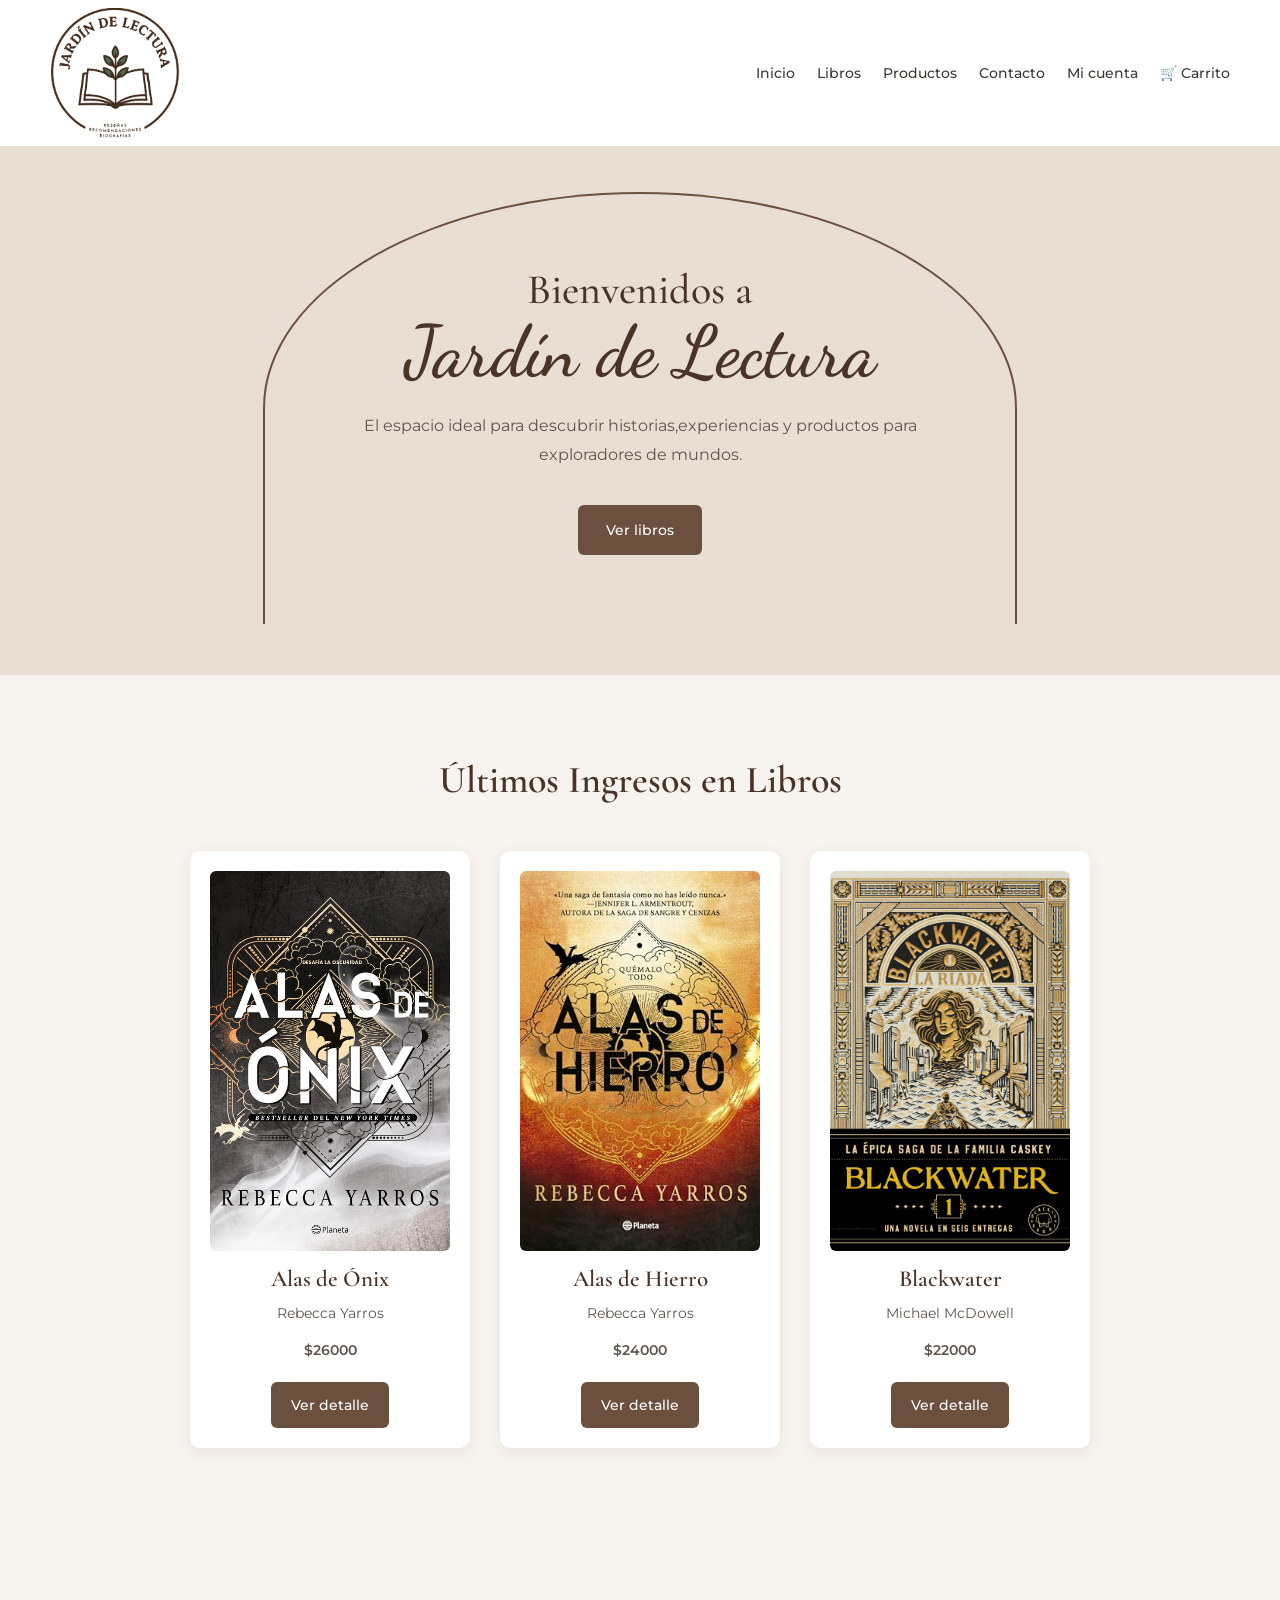
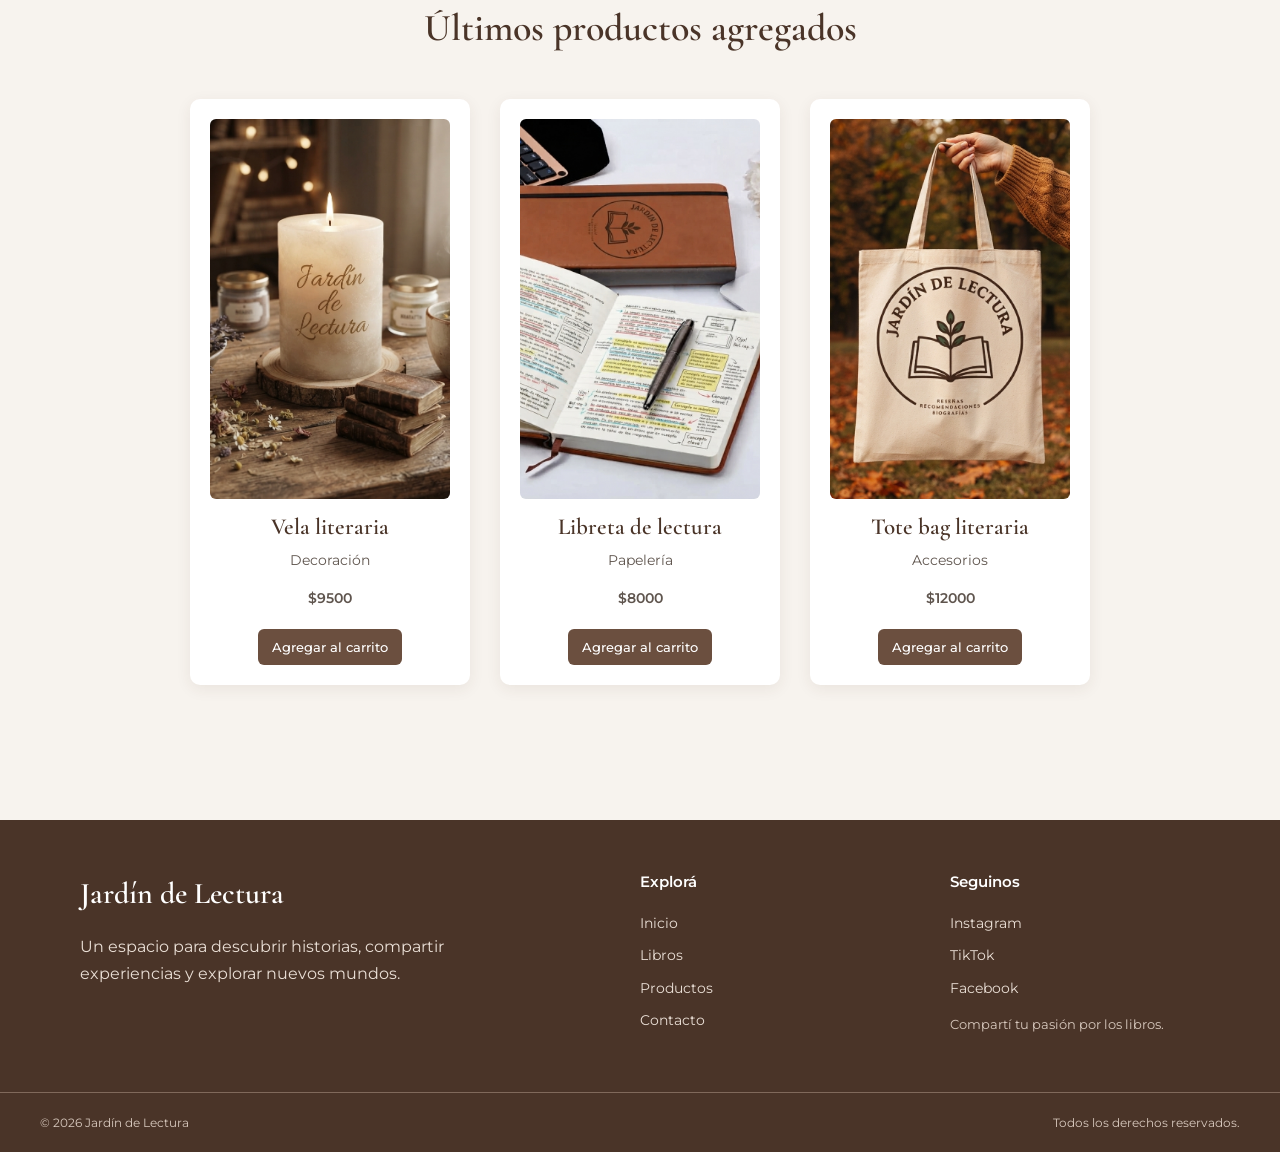
<file: index.html>
<!DOCTYPE html>
<html lang="es">
<head>
    <meta charset="UTF-8">
    <meta name="viewport" content="width=device-width, initial-scale=1.0">
    <title>Jardín de Lectura</title>
    <link rel="stylesheet" href="css/general.css">
    <link rel="stylesheet" href="css/inicio.css">
    <link rel="stylesheet" href="css/catalogo.css">
    <link rel="stylesheet" href="css/responsive.css">
    <link rel="preconnect" href="https://fonts.googleapis.com">
    <link rel="preconnect" href="https://fonts.gstatic.com" crossorigin>
    <link rel="stylesheet" href="https://fonts.googleapis.com/css2?family=Cormorant+Garamond:ital,wght@0,400;0,500;0,600;0,700;1,400;1,500;1,600&family=Dancing+Script:wght@400;500;600;700&family=Montserrat:wght@400;500;600;700&display=swap">
</head>
<body>
    <header>
         <a href="index.html" class="logo">
            <img src="img/Logo-JdL.png" alt="Jardín de Lectura">
        </a>
        <nav>
            <a href="index.html">Inicio</a>
            <a href="libros.html">Libros</a>
            <a href="productos.html">Productos</a>
            <a href="contacto.html">Contacto</a>
            <a href="usuario.html" id="enlace-usuario">Mi cuenta</a>
            <a href="carrito.html">🛒 Carrito</a>
        </nav>
    </header>
    <main>
        <section class="presentacion">
            <div class="titulo-presentacion">
                <h2><span>Bienvenidos a</span> <strong>Jardín de Lectura</strong></h2>
            </div>
            <div class="descripcion-presentacion">
                <p>
                    El espacio ideal para descubrir historias,experiencias y productos para exploradores de mundos.
                </p>
            </div>
            <a href="libros.html" class="boton">Ver libros</a>
            <div class="hojas-presentacion" aria-hidden="true">
                <span><svg viewBox="0 0 32 32"><path d="M27.8 3.2C16.5 3.8 6.1 7.2 4.2 16.1c-1.2 5.7 3.4 10.4 8.8 8.8C21.9 22.9 25.7 12 27.8 3.2Z"/><path class="nervadura-hoja" d="M5 27C11.5 19.9 17.7 12.8 26 5"/></svg></span>
                <span><svg viewBox="0 0 32 32"><path d="M27.8 3.2C16.5 3.8 6.1 7.2 4.2 16.1c-1.2 5.7 3.4 10.4 8.8 8.8C21.9 22.9 25.7 12 27.8 3.2Z"/><path class="nervadura-hoja" d="M5 27C11.5 19.9 17.7 12.8 26 5"/></svg></span>
                <span><svg viewBox="0 0 32 32"><path d="M27.8 3.2C16.5 3.8 6.1 7.2 4.2 16.1c-1.2 5.7 3.4 10.4 8.8 8.8C21.9 22.9 25.7 12 27.8 3.2Z"/><path class="nervadura-hoja" d="M5 27C11.5 19.9 17.7 12.8 26 5"/></svg></span>
                <span><svg viewBox="0 0 32 32"><path d="M27.8 3.2C16.5 3.8 6.1 7.2 4.2 16.1c-1.2 5.7 3.4 10.4 8.8 8.8C21.9 22.9 25.7 12 27.8 3.2Z"/><path class="nervadura-hoja" d="M5 27C11.5 19.9 17.7 12.8 26 5"/></svg></span>
                <span><svg viewBox="0 0 32 32"><path d="M27.8 3.2C16.5 3.8 6.1 7.2 4.2 16.1c-1.2 5.7 3.4 10.4 8.8 8.8C21.9 22.9 25.7 12 27.8 3.2Z"/><path class="nervadura-hoja" d="M5 27C11.5 19.9 17.7 12.8 26 5"/></svg></span>
                <span><svg viewBox="0 0 32 32"><path d="M27.8 3.2C16.5 3.8 6.1 7.2 4.2 16.1c-1.2 5.7 3.4 10.4 8.8 8.8C21.9 22.9 25.7 12 27.8 3.2Z"/><path class="nervadura-hoja" d="M5 27C11.5 19.9 17.7 12.8 26 5"/></svg></span>
                <span><svg viewBox="0 0 32 32"><path d="M27.8 3.2C16.5 3.8 6.1 7.2 4.2 16.1c-1.2 5.7 3.4 10.4 8.8 8.8C21.9 22.9 25.7 12 27.8 3.2Z"/><path class="nervadura-hoja" d="M5 27C11.5 19.9 17.7 12.8 26 5"/></svg></span>
                <span><svg viewBox="0 0 32 32"><path d="M27.8 3.2C16.5 3.8 6.1 7.2 4.2 16.1c-1.2 5.7 3.4 10.4 8.8 8.8C21.9 22.9 25.7 12 27.8 3.2Z"/><path class="nervadura-hoja" d="M5 27C11.5 19.9 17.7 12.8 26 5"/></svg></span>
            </div>
        </section>
        <section class="destacados">
            <h2>Últimos Ingresos en Libros</h2>
            <div
                id="ultimos-libros"
                class="contenedor-libros">
            </div>
        </section>
        <section class="destacados">
            <h2>Últimos productos agregados</h2>
            <div
                id="ultimos-productos"
                class="contenedor-libros">
            </div>
        </section>
    </main>
    <footer>
        <div class="footer-contenido">
            <div class="footer-marca">
                <h3>Jardín de Lectura</h3>
                <p>
                    Un espacio para descubrir historias, compartir experiencias y explorar nuevos mundos.
                </p>
            </div>
            <div class="footer-enlaces">
                <h4>Explorá</h4>
                <a href="index.html">Inicio</a>
                <a href="libros.html">Libros</a>
                <a href="productos.html">Productos</a>
                <a href="contacto.html">Contacto</a>
            </div>
            <div class="footer-redes">
                <h4>Seguinos</h4>
                <div class="redes-sociales">
                    <a href="#" target="_blank" aria-label="Instagram">
                        Instagram
                    </a>
                    <a href="#" target="_blank" aria-label="TikTok">
                        TikTok
                    </a>
                    <a href="#" target="_blank" aria-label="Facebook">
                        Facebook
                    </a>
                </div>
                <p>
                    Compartí tu pasión por los libros.
                </p>
            </div>
        </div>
        <div class="footer-inferior">
            <p>© 2026 Jardín de Lectura</p>
            <p>Todos los derechos reservados.</p>
        </div>
    </footer>
    <script src="js/general.js"></script>
    <script src="js/biblioteca.js"></script>
    <script src="js/estante.js"></script>
    <script src="js/carrito.js"></script>
    <script src="js/inicio.js"></script>
</body>
</html>
</file>
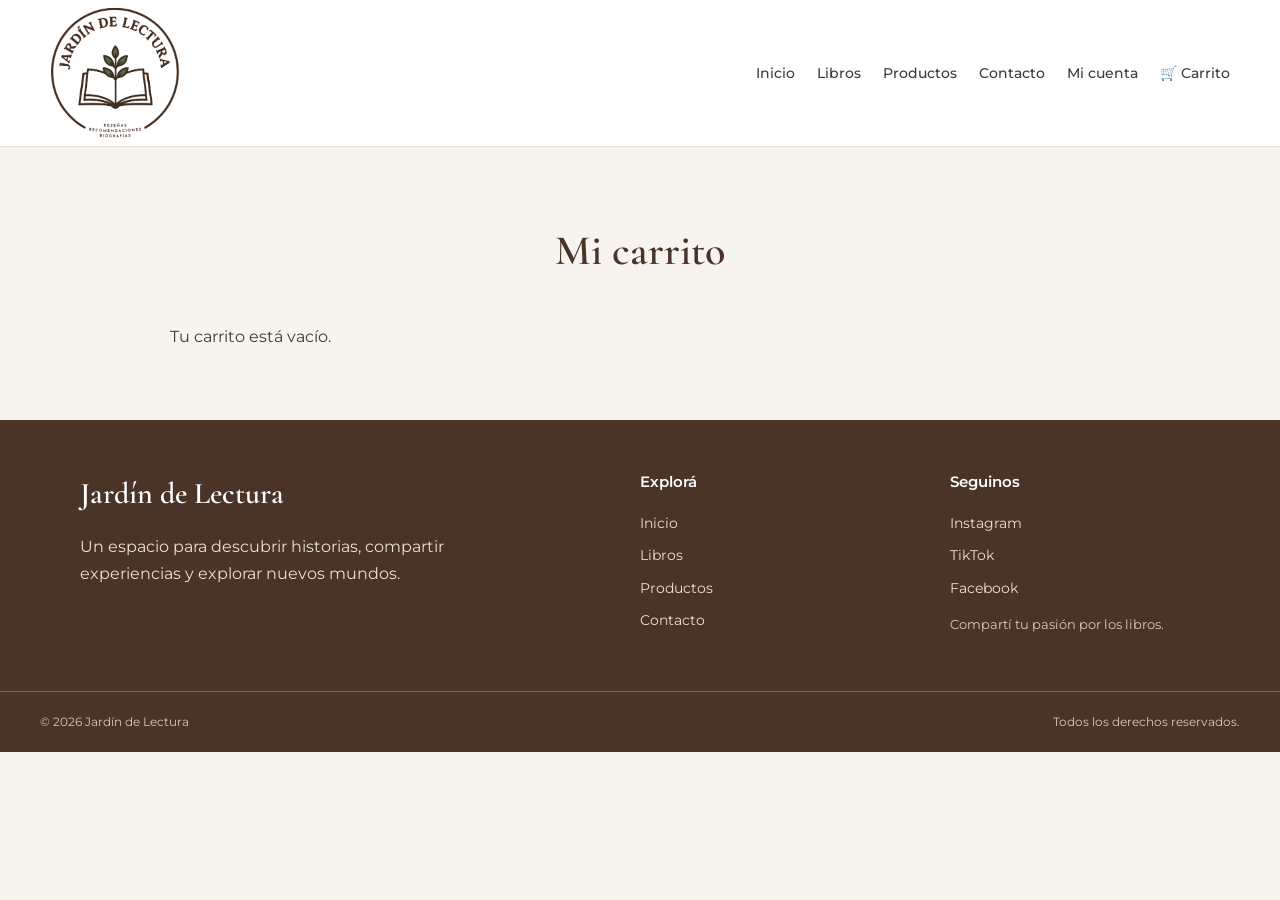
<file: carrito.html>
<!DOCTYPE html>
<html lang="es">
<head>
    <meta charset="UTF-8">
    <meta name="viewport" content="width=device-width, initial-scale=1.0">
    <title>Carrito | Jardín de Lectura</title>
    <link rel="stylesheet" href="css/general.css">
    <link rel="stylesheet" href="css/carrito.css">
    <link rel="stylesheet" href="css/responsive.css">
    <link rel="preconnect" href="https://fonts.googleapis.com">
    <link rel="preconnect" href="https://fonts.gstatic.com" crossorigin>
    <link rel="stylesheet" href="https://fonts.googleapis.com/css2?family=Cormorant+Garamond:ital,wght@0,400;0,500;0,600;0,700;1,400;1,500;1,600&family=Montserrat:wght@400;500;600;700&display=swap">
    <link rel="stylesheet" href="https://fonts.googleapis.com/css2?family=Cormorant+Garamond:ital,wght@0,400;0,500;0,600;0,700;1,400;1,500;1,600&family=Dancing+Script:wght@400;500;600;700&family=Montserrat:wght@400;500;600;700&display=swap">
</head>
<body>
    <header>
        <a href="index.html" class="logo">
            <img src="img/Logo-JdL.png" alt="Jardín de Lectura">
        </a>
        <nav>
            <a href="index.html">Inicio</a>
            <a href="libros.html">Libros</a>
            <a href="productos.html">Productos</a>
            <a href="contacto.html">Contacto</a>
            <a href="usuario.html" id="enlace-usuario">Mi cuenta</a>
            <a href="carrito.html">🛒 Carrito</a>
        </nav>
    </header>
    <main>
        <section class="carrito">
            <h2>Mi carrito</h2>
            <div id="contenido-carrito">
            </div>
        </section>
    </main>
    <footer>
        <div class="footer-contenido">
            <div class="footer-marca">
                <h3>Jardín de Lectura</h3>
                <p>
                    Un espacio para descubrir historias, compartir experiencias y explorar nuevos mundos.
                </p>
            </div>
            <div class="footer-enlaces">
                <h4>Explorá</h4>
                <a href="index.html">Inicio</a>
                <a href="libros.html">Libros</a>
                <a href="productos.html">Productos</a>
                <a href="contacto.html">Contacto</a>
            </div>
            <div class="footer-redes">
                <h4>Seguinos</h4>
                <div class="redes-sociales">
                    <a href="#" target="_blank" aria-label="Instagram">
                        Instagram
                    </a>
                    <a href="#" target="_blank" aria-label="TikTok">
                        TikTok
                    </a>
                    <a href="#" target="_blank" aria-label="Facebook">
                        Facebook
                    </a>
                </div>
                <p>
                    Compartí tu pasión por los libros.
                </p>
            </div>
        </div>
        <div class="footer-inferior">
            <p>© 2026 Jardín de Lectura</p>
            <p>Todos los derechos reservados.</p>
        </div>
    </footer>
    <script src="js/general.js"></script>
    <script src="js/biblioteca.js"></script>
    <script src="js/estante.js"></script>
    <script src="js/carrito.js"></script>
</body>
</html>
</file>
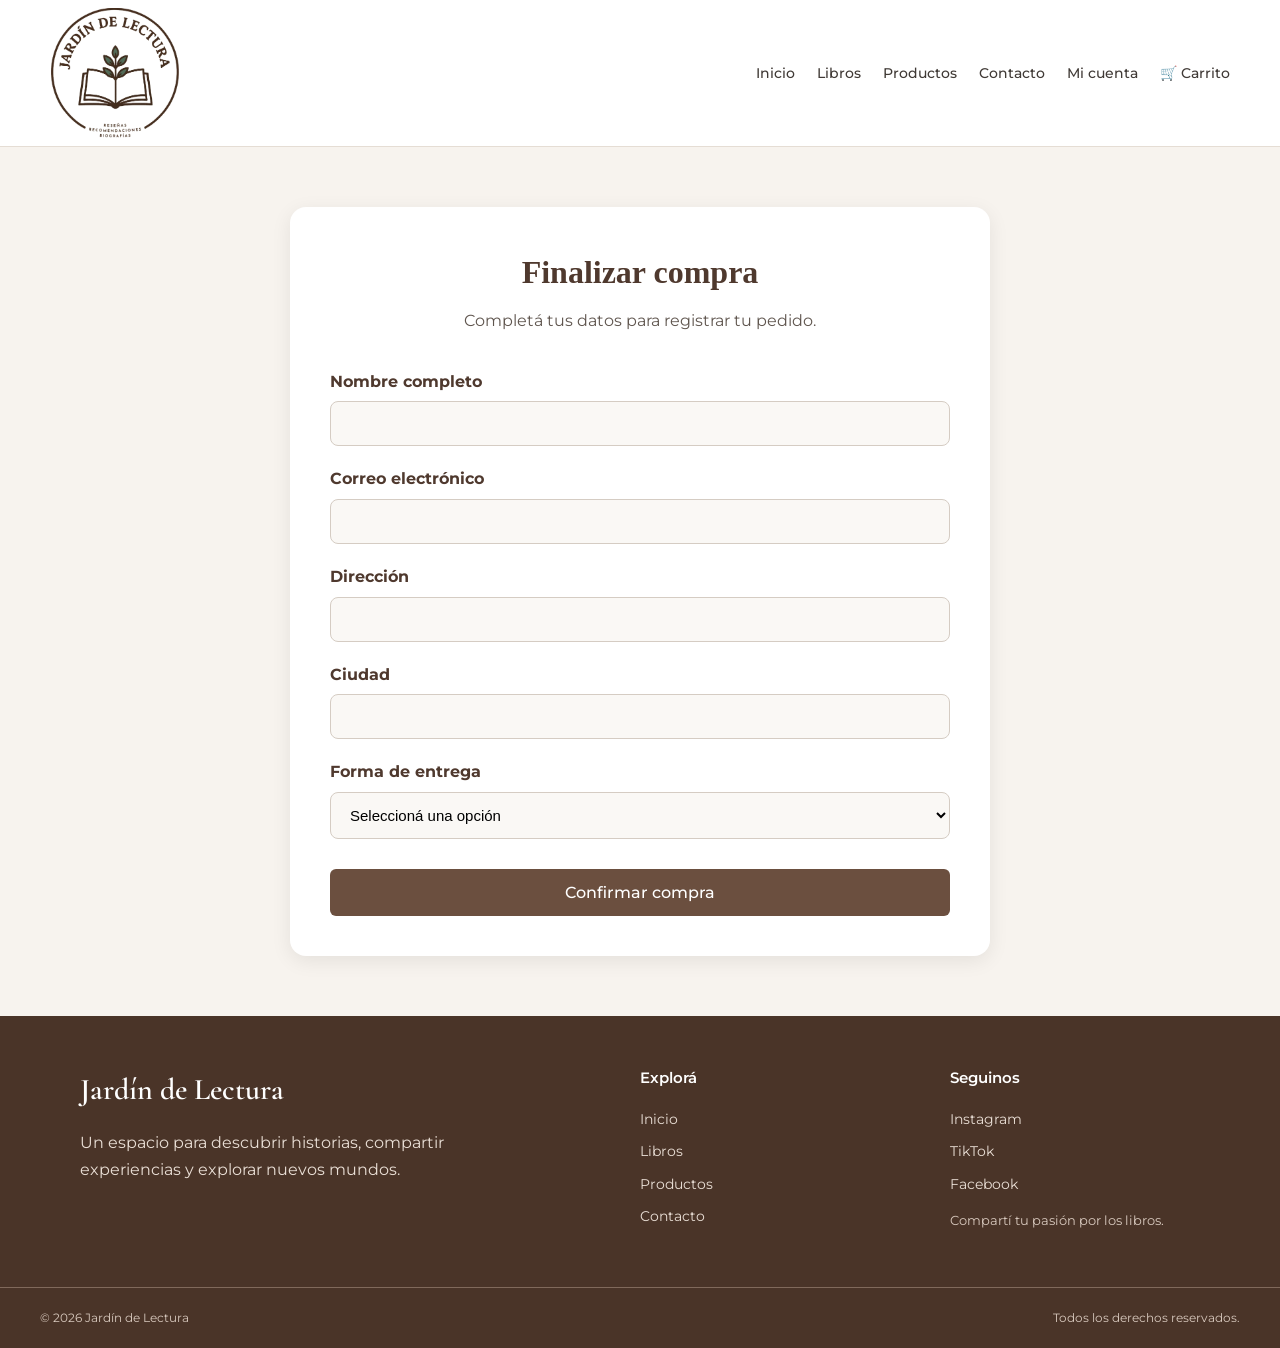
<file: compra.html>
<!DOCTYPE html>
<html lang="es">
<head>
    <meta charset="UTF-8">
    <meta name="viewport" content="width=device-width, initial-scale=1.0">
    <title>Finalizar compra | Jardín de Lectura</title>
    <link rel="stylesheet" href="css/general.css">
    <link rel="stylesheet" href="css/formularios.css">
    <link rel="stylesheet" href="css/responsive.css">
    <link rel="preconnect" href="https://fonts.googleapis.com">
    <link rel="preconnect" href="https://fonts.gstatic.com" crossorigin>
    <link rel="stylesheet" href="https://fonts.googleapis.com/css2?family=Cormorant+Garamond:ital,wght@0,400;0,500;0,600;0,700;1,400;1,500;1,600&family=Montserrat:wght@400;500;600;700&display=swap">
    <link rel="stylesheet" href="https://fonts.googleapis.com/css2?family=Cormorant+Garamond:ital,wght@0,400;0,500;0,600;0,700;1,400;1,500;1,600&family=Dancing+Script:wght@400;500;600;700&family=Montserrat:wght@400;500;600;700&display=swap">
</head>
<body>
<header>
    <a href="index.html" class="logo">
        <img src="img/Logo-JdL.png" alt="Jardín de Lectura">
    </a>
    <nav>
        <a href="index.html">Inicio</a>
        <a href="libros.html">Libros</a>
        <a href="productos.html">Productos</a>
        <a href="contacto.html">Contacto</a>
        <a href="usuario.html" id="enlace-usuario">
            Mi cuenta
        </a>
        <a href="carrito.html">
            🛒 Carrito
        </a>
    </nav>
</header>
<main>
    <section class="compra">
        <div class="compra-titulo">
            <h2>Finalizar compra</h2>
            <p>
                Completá tus datos para registrar tu pedido.
            </p>
        </div>
        <form id="formulario-compra">
            <div class="grupo-formulario">
                <label for="nombre">
                    Nombre completo
                </label>
                <input
                    type="text"
                    id="nombre"
                    required
                >
            </div>
            <div class="grupo-formulario">
                <label for="email">
                    Correo electrónico
                </label>
                <input
                    type="email"
                    id="email"
                    required
                >
            </div>
            <div class="grupo-formulario">
                <label for="direccion">
                    Dirección
                </label>
                <input
                    type="text"
                    id="direccion"
                    required
                >
            </div>
            <div class="grupo-formulario">
                <label for="ciudad">
                    Ciudad
                </label>
                <input
                    type="text"
                    id="ciudad"
                    required
                >
            </div>
            <div class="grupo-formulario">
                <label for="entrega">
                    Forma de entrega
                </label>
                <select id="entrega" required>
                    <option value="">
                        Seleccioná una opción
                    </option>
                    <option value="domicilio">
                        Envío a domicilio
                    </option>
                    <option value="retiro">
                        Retiro en punto de entrega
                    </option>
                </select>
            </div>
            <button type="submit">
                Confirmar compra
            </button>
        </form>
        <div id="confirmacion-compra">
        </div>
    </section>
</main>
<footer>
    <div class="footer-contenido">
        <div class="footer-marca">
            <h3>Jardín de Lectura</h3>
            <p>
                Un espacio para descubrir historias,
                compartir experiencias y explorar nuevos mundos.
            </p>
        </div>
        <div class="footer-enlaces">
            <h4>Explorá</h4>
            <a href="index.html">Inicio</a>
            <a href="libros.html">Libros</a>
            <a href="productos.html">Productos</a>
            <a href="contacto.html">Contacto</a>
        </div>
        <div class="footer-redes">
            <h4>Seguinos</h4>
            <div class="redes-sociales">
                <a
                    href="#"
                    target="_blank"
                    aria-label="Instagram"
                >
                    Instagram
                </a>
                <a
                    href="#"
                    target="_blank"
                    aria-label="TikTok"
                >
                    TikTok
                </a>
                <a
                    href="#"
                    target="_blank"
                    aria-label="Facebook"
                >
                    Facebook
                </a>
            </div>
            <p>
                Compartí tu pasión por los libros.
            </p>
        </div>
    </div>
    <div class="footer-inferior">
        <p>© 2026 Jardín de Lectura</p>
        <p>
            Todos los derechos reservados.
        </p>
    </div>
</footer>
<script src="js/biblioteca.js"></script>
<script src="js/estante.js"></script>
<script src="js/carrito.js"></script>
<script src="js/comprar.js"></script>
</body>
</html>
</file>
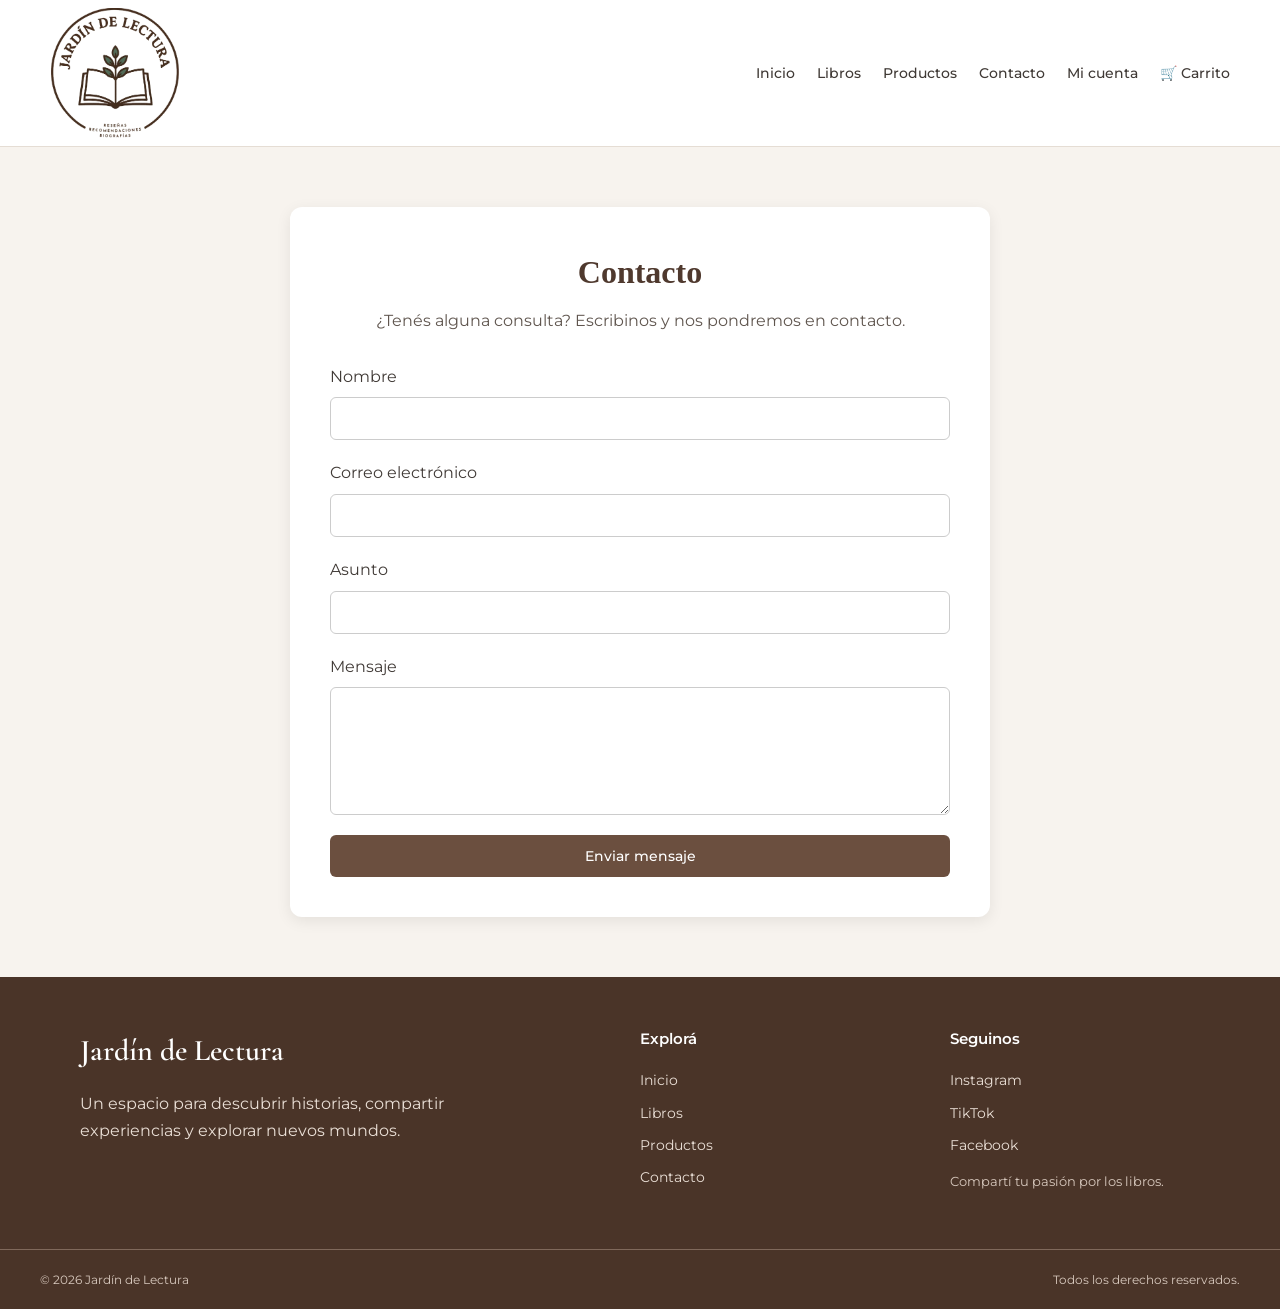
<file: contacto.html>
<!DOCTYPE html>
<html lang="es">
<head>
    <meta charset="UTF-8">
    <meta name="viewport" content="width=device-width, initial-scale=1.0">
    <title>Contacto | Jardín de Lectura</title>
    <link rel="stylesheet" href="css/general.css">
    <link rel="stylesheet" href="css/formularios.css">
    <link rel="stylesheet" href="css/responsive.css">
    <link rel="preconnect" href="https://fonts.googleapis.com">
    <link rel="preconnect" href="https://fonts.gstatic.com" crossorigin>
    <link rel="stylesheet" href="https://fonts.googleapis.com/css2?family=Cormorant+Garamond:ital,wght@0,400;0,500;0,600;0,700;1,400;1,500;1,600&family=Montserrat:wght@400;500;600;700&display=swap">
    <link rel="stylesheet" href="https://fonts.googleapis.com/css2?family=Cormorant+Garamond:ital,wght@0,400;0,500;0,600;0,700;1,400;1,500;1,600&family=Dancing+Script:wght@400;500;600;700&family=Montserrat:wght@400;500;600;700&display=swap">
</head>
<body>
    <header>
        <a href="index.html" class="logo">
            <img src="img/Logo-JdL.png" alt="Jardín de Lectura">
        </a>
        <nav>
            <a href="index.html">Inicio</a>
            <a href="libros.html">Libros</a>
            <a href="productos.html">Productos</a>
            <a href="contacto.html">Contacto</a>
            <a href="usuario.html" id="enlace-usuario">
                Mi cuenta
            </a>
            <a href="carrito.html">🛒 Carrito</a>
        </nav>
    </header>
    <main>
        <section class="contacto">
            <div class="contacto-titulo">
                <h2>Contacto</h2>
                <p>
                ¿Tenés alguna consulta? Escribinos y nos pondremos en contacto.
                </p>
            </div>
            <form id="formulario-contacto">
                <div>
                    <label for="nombre-contacto">
                        Nombre
                    </label>
                    <input
                        type="text"
                        id="nombre-contacto"
                        required
                    >
                </div>
                <div>
                    <label for="email-contacto">
                        Correo electrónico
                    </label>
                    <input
                        type="email"
                        id="email-contacto"
                        required
                    >
                </div>
                <div>
                    <label for="asunto-contacto">
                        Asunto
                    </label>
                    <input
                        type="text"
                        id="asunto-contacto"
                        required
                    >
                </div>
                <div>
                    <label for="mensaje-contacto">
                        Mensaje
                    </label>
                    <textarea
                        id="mensaje-contacto"
                        rows="6"
                        required
                    ></textarea>
                </div>
                <button type="submit">
                    Enviar mensaje
                </button>
            </form>
            <div id="mensaje-enviado">
            </div>
        </section>
    </main>
    <footer>
        <div class="footer-contenido">
            <div class="footer-marca">
                <h3>Jardín de Lectura</h3>
                <p>
                    Un espacio para descubrir historias, compartir experiencias y explorar nuevos mundos.
                </p>
            </div>
            <div class="footer-enlaces">
                <h4>Explorá</h4>
                <a href="index.html">Inicio</a>
                <a href="libros.html">Libros</a>
                <a href="productos.html">Productos</a>
                <a href="contacto.html">Contacto</a>
            </div>
            <div class="footer-redes">
                <h4>Seguinos</h4>
                <div class="redes-sociales">
                    <a href="#" target="_blank" aria-label="Instagram">
                        Instagram
                    </a>
                    <a href="#" target="_blank" aria-label="TikTok">
                        TikTok
                    </a>
                    <a href="#" target="_blank" aria-label="Facebook">
                        Facebook
                    </a>
                </div>
                <p>
                    Compartí tu pasión por los libros.
                </p>
            </div>
        </div>
        <div class="footer-inferior">
            <p>© 2026 Jardín de Lectura</p>
            <p>Todos los derechos reservados.</p>
        </div>
    </footer>
    <script src="js/general.js"></script>
    <script src="js/contacto.js"></script>
</body>
</html>
</file>
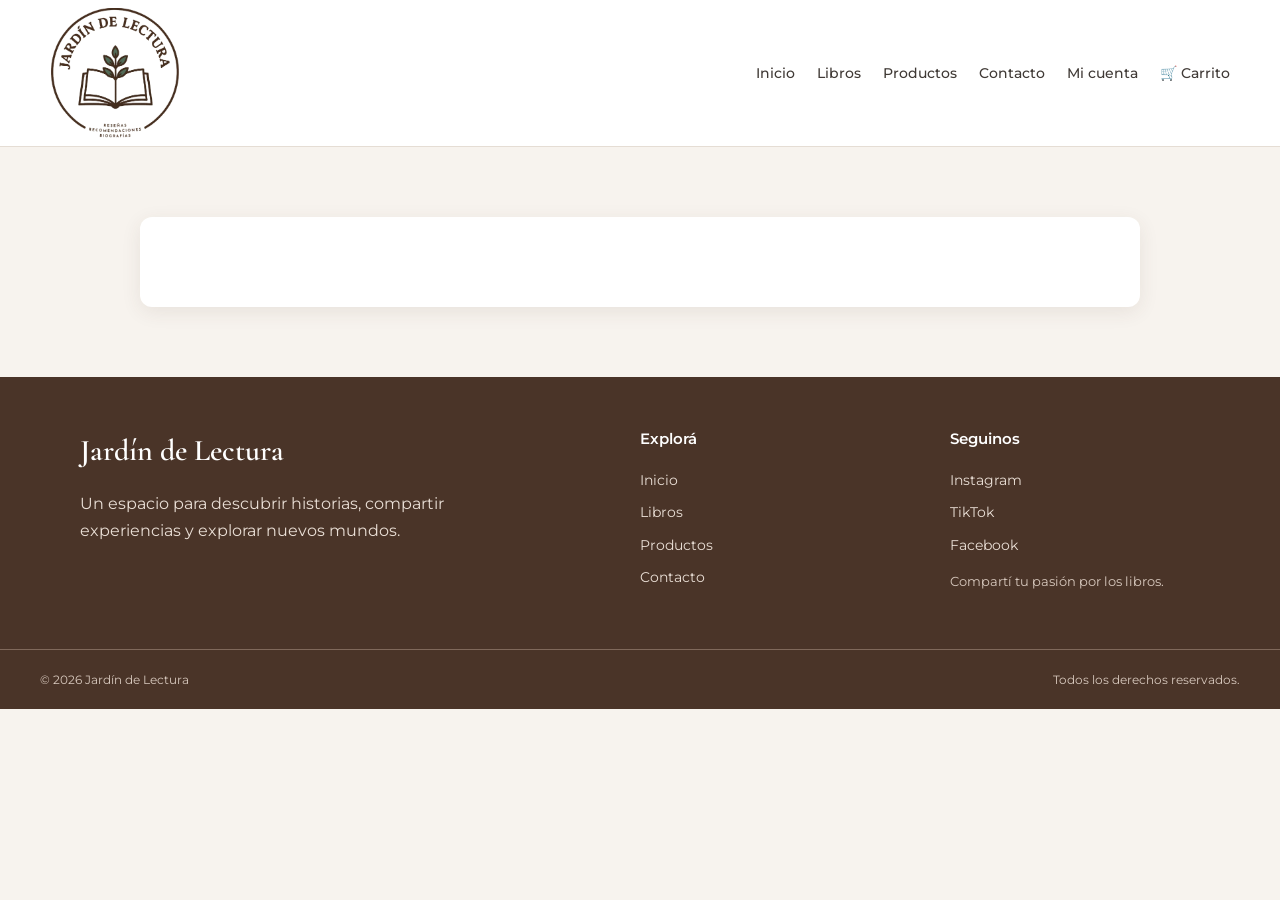
<file: detalle.html>
<!DOCTYPE html>
<html lang="es">
<head>
    <meta charset="UTF-8">
    <meta name="viewport" content="width=device-width, initial-scale=1.0">
    <title>Detalle | Jardín de Lectura</title>
    <link rel="stylesheet" href="css/general.css">
    <link rel="stylesheet" href="css/detalle.css">
    <link rel="stylesheet" href="css/responsive.css">
    <link rel="preconnect" href="https://fonts.googleapis.com">
    <link rel="preconnect" href="https://fonts.gstatic.com" crossorigin>
    <link rel="stylesheet" href="https://fonts.googleapis.com/css2?family=Cormorant+Garamond:ital,wght@0,400;0,500;0,600;0,700;1,400;1,500;1,600&family=Montserrat:wght@400;500;600;700&display=swap">
    <link rel="stylesheet" href="https://fonts.googleapis.com/css2?family=Cormorant+Garamond:ital,wght@0,400;0,500;0,600;0,700;1,400;1,500;1,600&family=Dancing+Script:wght@400;500;600;700&family=Montserrat:wght@400;500;600;700&display=swap">
</head>
<body>
    <header>
        <a href="index.html" class="logo">
            <img src="img/Logo-JdL.png" alt="Jardín de Lectura">
        </a>
        <nav>
            <a href="index.html">Inicio</a>
            <a href="libros.html">Libros</a>
            <a href="productos.html">Productos</a>
            <a href="contacto.html">Contacto</a>
            <a href="usuario.html" id="enlace-usuario">Mi cuenta</a>
            <a href="carrito.html">🛒 Carrito</a>
        </nav>
    </header>
    <main>
        <section id="detalle-libro" class="detalle-libro">
        </section>
    </main>
    <footer>
        <div class="footer-contenido">
            <div class="footer-marca">
                <h3>Jardín de Lectura</h3>
                <p>
                    Un espacio para descubrir historias, compartir experiencias y explorar nuevos mundos.
                </p>
            </div>
            <div class="footer-enlaces">
                <h4>Explorá</h4>
                <a href="index.html">Inicio</a>
                <a href="libros.html">Libros</a>
                <a href="productos.html">Productos</a>
                <a href="contacto.html">Contacto</a>
            </div>
            <div class="footer-redes">
                <h4>Seguinos</h4>
                <div class="redes-sociales">
                    <a href="#" target="_blank" aria-label="Instagram">
                        Instagram
                    </a>
                    <a href="#" target="_blank" aria-label="TikTok">
                        TikTok
                    </a>
                    <a href="#" target="_blank" aria-label="Facebook">
                        Facebook
                    </a>
                </div>
                <p>
                    Compartí tu pasión por los libros.
                </p>
            </div>
        </div>
        <div class="footer-inferior">
            <p>© 2026 Jardín de Lectura</p>
            <p>Todos los derechos reservados.</p>
        </div>
    </footer>
    <script src="js/general.js"></script>
    <script src="js/biblioteca.js"></script>
    <script src="js/libros.js"></script>
    <script src="js/estante.js"></script>
    <script src="js/carrito.js"></script>
    <script src="js/comprar.js"></script>
</body>
</html>
</file>
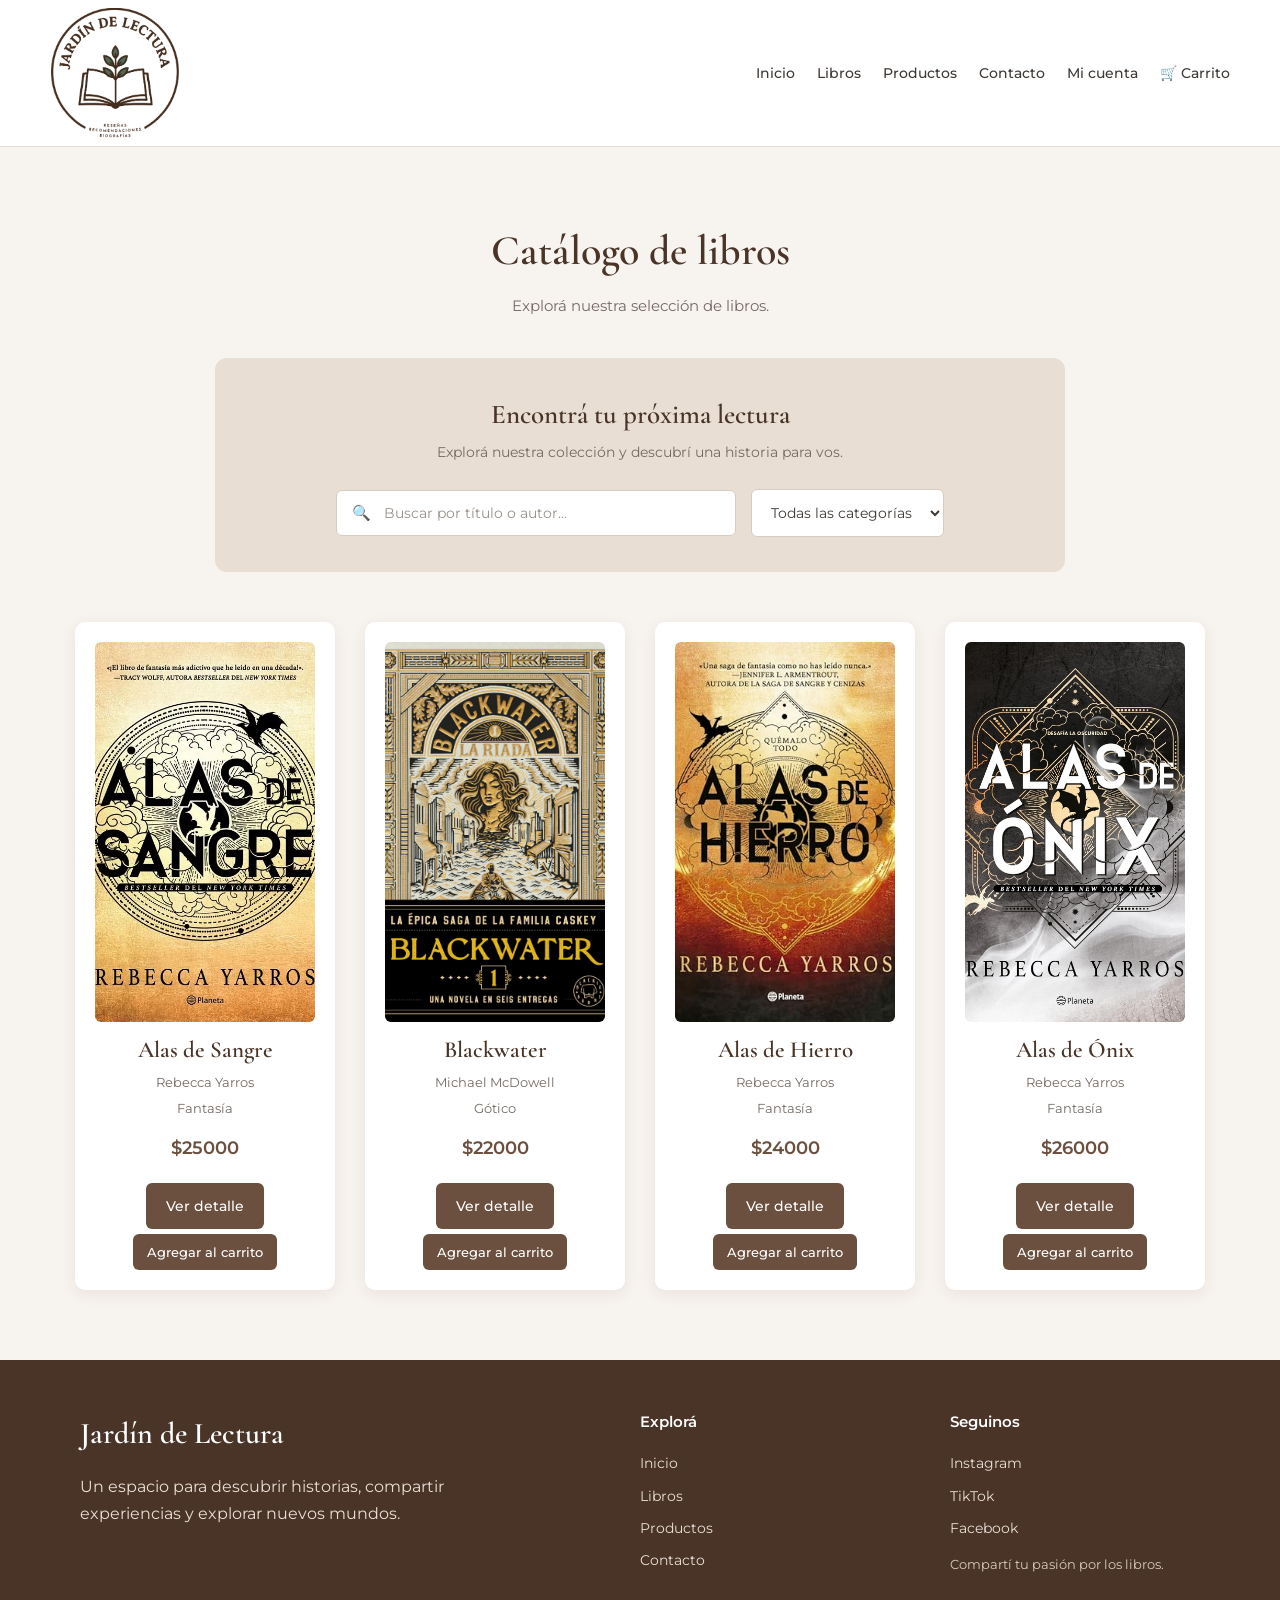
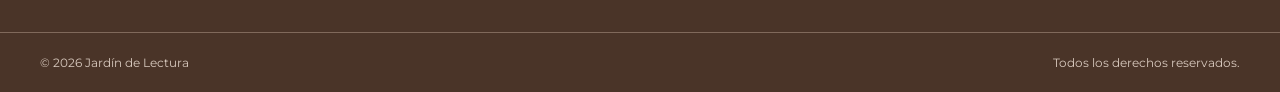
<file: libros.html>
<!DOCTYPE html>
<html lang="es">
<head>
    <meta charset="UTF-8">
    <meta name="viewport" content="width=device-width, initial-scale=1.0">
    <title>Libros | Jardín de Lectura</title>
    <link rel="stylesheet" href="css/general.css">
    <link rel="stylesheet" href="css/catalogo.css">
    <link rel="stylesheet" href="css/responsive.css">
    <link rel="preconnect" href="https://fonts.googleapis.com">
    <link rel="preconnect" href="https://fonts.gstatic.com" crossorigin>
    <link rel="stylesheet" href="https://fonts.googleapis.com/css2?family=Cormorant+Garamond:ital,wght@0,400;0,500;0,600;0,700;1,400;1,500;1,600&family=Montserrat:wght@400;500;600;700&display=swap">
    <link rel="stylesheet" href="https://fonts.googleapis.com/css2?family=Cormorant+Garamond:ital,wght@0,400;0,500;0,600;0,700;1,400;1,500;1,600&family=Dancing+Script:wght@400;500;600;700&family=Montserrat:wght@400;500;600;700&display=swap">
</head>
<body>
    <header>
        <a href="index.html" class="logo">
            <img src="img/Logo-JdL.png" alt="Jardín de Lectura">
        </a>
        <nav>
            <a href="index.html">Inicio</a>
            <a href="libros.html">Libros</a>
            <a href="productos.html">Productos</a>
            <a href="contacto.html">Contacto</a>
            <a href="usuario.html" id="enlace-usuario">Mi cuenta</a>
            <a href="carrito.html">🛒 Carrito</a>
        </nav>
    </header>
    <main>
        <section class="catalogo">
            <h2>Catálogo de libros</h2>
            <p>
                Explorá nuestra selección de libros.
            </p>
            <div class="zona-filtros">
                <div class="texto-filtros">
                    <h3>Encontrá tu próxima lectura</h3>
                    <p>
                        Explorá nuestra colección y descubrí una historia para vos.
                    </p>
                </div>
                <div class="filtros">
                    <div class="buscador">
                        <span>🔍</span>
                        <input
                            type="text"
                            id="buscador-libros"
                            placeholder="Buscar por título o autor..."
                        >
                    </div>
                    <select id="filtro-categoria">
                        <option value="todas">
                            Todas las categorías
                        </option>
                        <option value="Fantasía">
                            Fantasía
                        </option>
                        <option value="Gótico">
                            Gótico
                        </option>
                    </select>
                </div>
            </div>
            <div
                id="contenedor-libros"
                class="contenedor-libros">
            </div>
        </section>    
    </main>
    <footer>
        <div class="footer-contenido">
            <div class="footer-marca">
                <h3>Jardín de Lectura</h3>
                <p>
                    Un espacio para descubrir historias, compartir experiencias y explorar nuevos mundos.
                </p>
            </div>
            <div class="footer-enlaces">
                <h4>Explorá</h4>
                <a href="index.html">Inicio</a>
                <a href="libros.html">Libros</a>
                <a href="productos.html">Productos</a>
                <a href="contacto.html">Contacto</a>
            </div>
            <div class="footer-redes">
                <h4>Seguinos</h4>
                <div class="redes-sociales">
                    <a href="#" target="_blank" aria-label="Instagram">
                        Instagram
                    </a>
                    <a href="#" target="_blank" aria-label="TikTok">
                        TikTok
                    </a>
                    <a href="#" target="_blank" aria-label="Facebook">
                        Facebook
                    </a>
                </div>
                <p>
                    Compartí tu pasión por los libros.
                </p>
            </div>
        </div>
        <div class="footer-inferior">
            <p>© 2026 Jardín de Lectura</p>
            <p>Todos los derechos reservados.</p>
        </div>
    </footer>
    <script src="js/general.js"></script>
    <script src="js/biblioteca.js"></script>
    <script src="js/libros.js"></script>
    <script src="js/estante.js"></script>
    <script src="js/carrito.js"></script>
    <script src="js/comprar.js"></script>
</body>
</html>
</file>
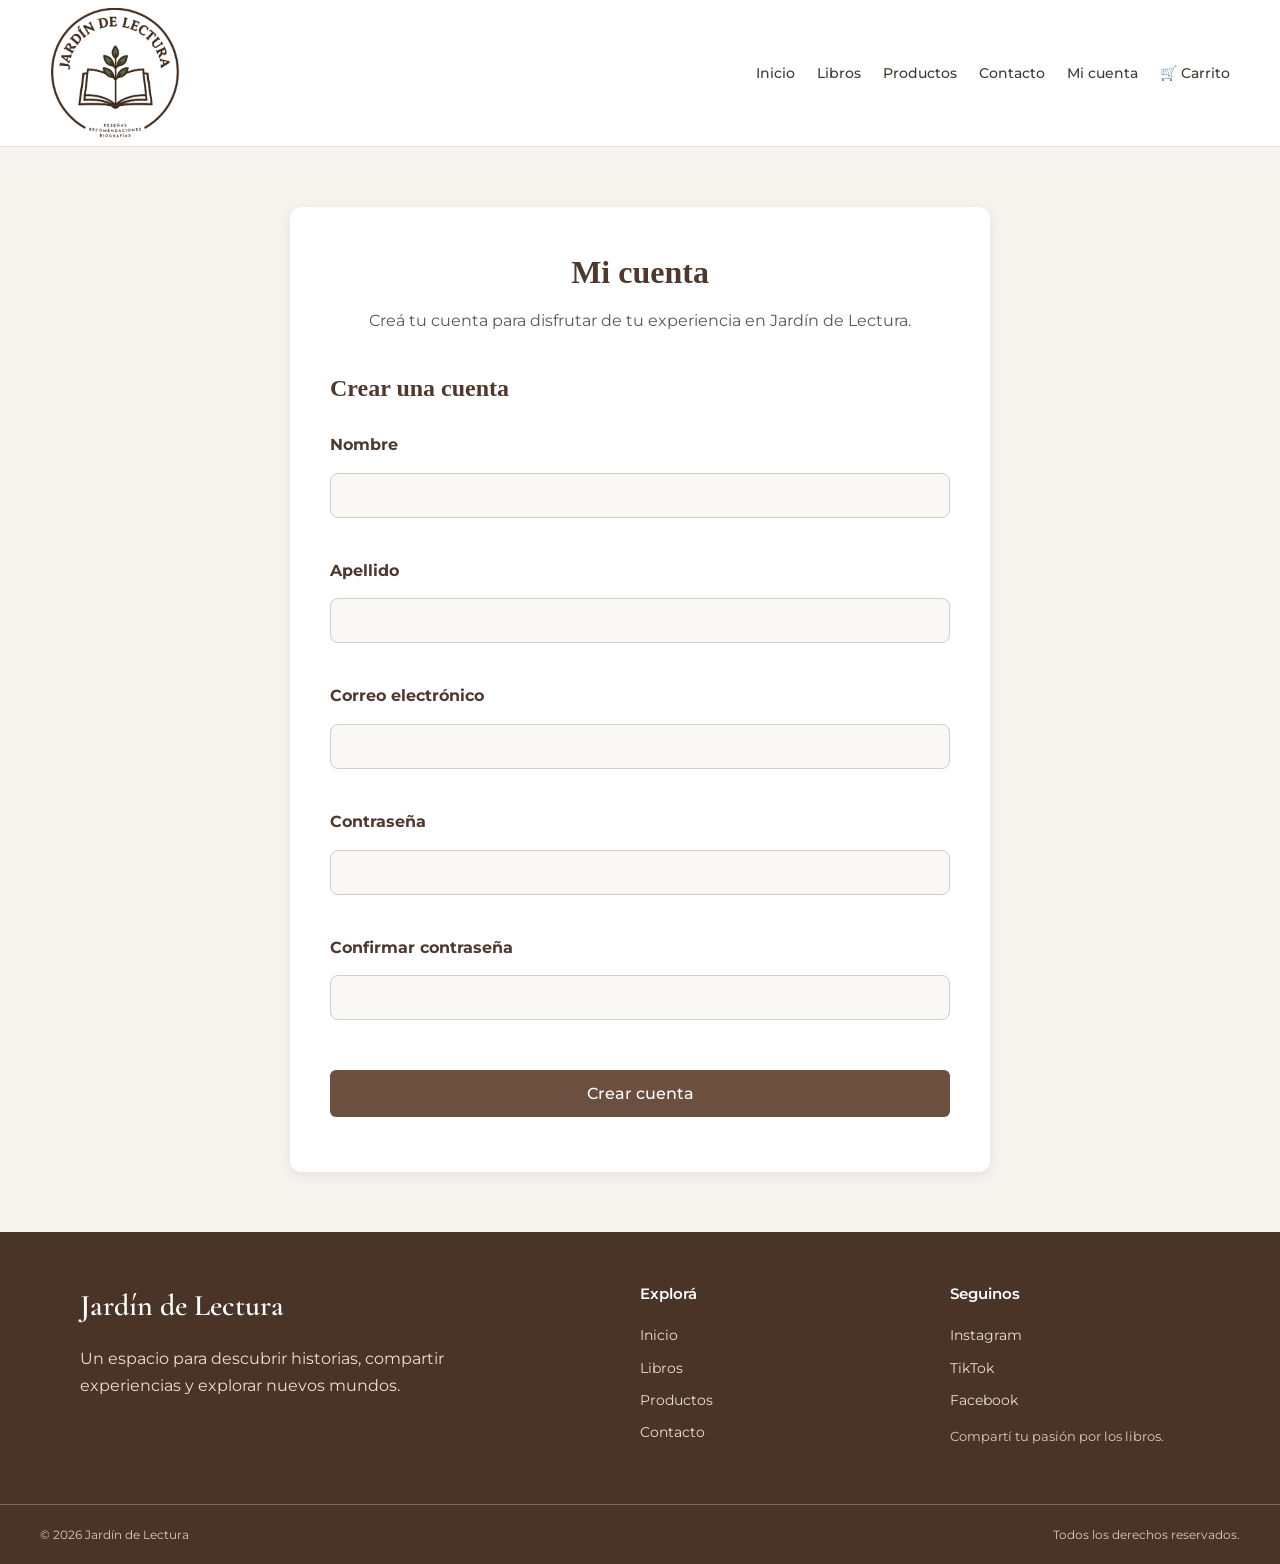
<file: usuario.html>
<!DOCTYPE html>
<html lang="es">
<head>
    <meta charset="UTF-8">
    <meta name="viewport" content="width=device-width, initial-scale=1.0">
    <title>Mi cuenta | Jardín de Lectura</title>
    <link rel="stylesheet" href="css/general.css">
    <link rel="stylesheet" href="css/formularios.css">
    <link rel="stylesheet" href="css/responsive.css">
    <link rel="preconnect" href="https://fonts.googleapis.com">
    <link rel="preconnect" href="https://fonts.gstatic.com" crossorigin>
    <link rel="stylesheet" href="https://fonts.googleapis.com/css2?family=Cormorant+Garamond:ital,wght@0,400;0,500;0,600;0,700;1,400;1,500;1,600&family=Montserrat:wght@400;500;600;700&display=swap">
    <link rel="stylesheet" href="https://fonts.googleapis.com/css2?family=Cormorant+Garamond:ital,wght@0,400;0,500;0,600;0,700;1,400;1,500;1,600&family=Dancing+Script:wght@400;500;600;700&family=Montserrat:wght@400;500;600;700&display=swap">
</head>
<body>
    <header>
        <a href="index.html" class="logo">
            <img src="img/Logo-JdL.png" alt="Jardín de Lectura">
        </a>
        <nav>
            <a href="index.html">Inicio</a>
            <a href="libros.html">Libros</a>
            <a href="productos.html">Productos</a>
            <a href="contacto.html">Contacto</a>
            <a href="usuario.html" id="enlace-usuario">Mi cuenta</a>
            <a href="carrito.html">🛒 Carrito</a>
        </nav>
    </header>
    <main>
        <section class="usuario">
            <div class="usuario-titulo">
                <h2>Mi cuenta</h2>
                <p>
                    Creá tu cuenta para disfrutar de tu experiencia en Jardín de Lectura.
                </p>
            </div>
            <div id="registro">
                <h3>Crear una cuenta</h3>
                <form id="formulario-registro">
                    <div class="grupo-formulario">
                        <label for="nombre-usuario">
                            Nombre
                        </label>
                        <input
                            type="text"
                            id="nombre-usuario"
                            required
                        >
                    </div>
                    <div class="grupo-formulario">
                        <label for="apellido-usuario">
                            Apellido
                        </label>
                        <input
                            type="text"
                            id="apellido-usuario"
                            required
                        >
                    </div>
                    <div class="grupo-formulario">
                        <label for="email-usuario">
                            Correo electrónico
                        </label>
                        <input
                            type="email"
                            id="email-usuario"
                            required
                        >
                    </div>
                    <div class="grupo-formulario">
                        <label for="password-usuario">
                            Contraseña
                        </label>
                        <input
                            type="password"
                            id="password-usuario"
                            required
                        >
                    </div>
                    <div class="grupo-formulario">
                        <label for="confirmar-password">
                            Confirmar contraseña
                        </label>
                        <input
                            type="password"
                            id="confirmar-password"
                            required
                        >
                    </div>
                    <button type="submit">
                        Crear cuenta
                    </button>
                </form>
                <p id="mensaje-registro"></p>
            </div>
            <div id="sesion" style="display: none;">
                <h3>Bienvenido/a</h3>
                <div id="datos-usuario"></div>
                <button id="cerrar-sesion">
                    Cerrar sesión
                </button>
            </div>
        </section>
    </main>
    <footer>
        <div class="footer-contenido">
            <div class="footer-marca">
                <h3>Jardín de Lectura</h3>
                <p>
                    Un espacio para descubrir historias, compartir experiencias y explorar nuevos mundos.
                </p>
            </div>
            <div class="footer-enlaces">
                <h4>Explorá</h4>
                <a href="index.html">Inicio</a>
                <a href="libros.html">Libros</a>
                <a href="productos.html">Productos</a>
                <a href="contacto.html">Contacto</a>
            </div>
            <div class="footer-redes">
                <h4>Seguinos</h4>
                <div class="redes-sociales">
                    <a href="#" target="_blank" aria-label="Instagram">
                        Instagram
                    </a>
                    <a href="#" target="_blank" aria-label="TikTok">
                        TikTok
                    </a>
                    <a href="#" target="_blank" aria-label="Facebook">
                        Facebook
                    </a>
                </div>
                <p>
                    Compartí tu pasión por los libros.
                </p>
            </div>
        </div>
        <div class="footer-inferior">
            <p>© 2026 Jardín de Lectura</p>
            <p>Todos los derechos reservados.</p>
        </div>
    </footer>
    <script src="js/general.js"></script>
    <script src="js/usuario.js"></script>
</body>
</html>
</file>
<file: css/general.css>
* {
    margin: 0;
    padding: 0;
    box-sizing: border-box;
}
body {
    font-family: "Montserrat", sans-serif;
    background-color: #f7f3ee;
    color: #403a36;
    line-height: 1.6;
}
/*Encabezado*/
header {
    background-color: #ffffff;
    padding: 8px 50px;
    display: flex;
    justify-content: space-between;
    align-items: center;
    border-bottom: 1px solid #e5ddd4;
}
.logo {
    display: flex;
    align-items: center;
    text-decoration: none;
}
.logo img {
    width: 130px;
    height: 130px;
    object-fit: contain;
}
nav {
    display: flex;
    align-items: center;
    gap: 22px;
}
nav a {
    text-decoration: none;
    color: #403a36;
    font-size: 14px;
    font-weight: 500;
    transition: color 0.2s;
}
nav a:hover {
    color: #6b4f3f;
}
/*Botones*/
button,
.boton {
    background-color: #6b4f3f;
    color: white;
    border: none;
    padding: 12px 20px;
    border-radius: 6px;
    cursor: pointer;
    text-decoration: none;
    display: inline-block;
    font-family: "Montserrat", sans-serif;
    font-size: 14px;
    font-weight: 500;
    transition:
        background-color 0.2s,
        transform 0.2s;
}
button:hover,
.boton:hover {
    background-color: #503a2f;
    transform: translateY(-2px);
}
/*Pie de página*/
footer {
    background-color: #4a3428;
    color: white;
    margin-top: 60px;
}
.footer-contenido {
    max-width: 1200px;
    margin: 0 auto;
    padding: 50px 40px;
    display: grid;
    grid-template-columns: 2fr 1fr 1fr;
    gap: 60px;
}
.footer-marca h3 {
    font-family: "Cormorant Garamond", serif;
    font-size: 30px;
    font-weight: 600;
    margin-bottom: 15px;
}
.footer-marca p {
    max-width: 400px;
    color: #eadfd6;
    line-height: 1.7;
}
.footer-enlaces,
.footer-redes {
    display: flex;
    flex-direction: column;
}
.footer-enlaces h4,
.footer-redes h4 {
    font-size: 15px;
    font-weight: 600;
    margin-bottom: 18px;
}
.footer-enlaces a {
    color: #eadfd6;
    text-decoration: none;
    margin-bottom: 10px;
    font-size: 14px;
    transition: color 0.2s;
}
.footer-enlaces a:hover {
    color: white;
}
.redes-sociales {
    display: flex;
    flex-direction: column;
    gap: 10px;
    margin-bottom: 15px;
}
.redes-sociales a {
    color: #eadfd6;
    text-decoration: none;
    font-size: 14px;
    transition:
        color 0.2s,
        transform 0.2s;
}
.redes-sociales a:hover {
    color: white;
    transform: translateX(4px);
}
.footer-redes > p {
    color: #d8c9be;
    font-size: 13px;
}
.footer-inferior {
    border-top: 1px solid #80695b;
    padding: 20px 40px;
    display: flex;
    justify-content: space-between;
    align-items: center;
    color: #d8c9be;
    font-size: 12px;
}
</file>
<file: css/inicio.css>
.presentacion {
    position: relative;
    text-align: center;
    padding: 120px 20px;
    background-color: #e8ded3;
    min-height: 520px;
    display: flex;
    flex-direction: column;
    justify-content: center;
    align-items: center;
    overflow: hidden;
}
.titulo-presentacion,
.descripcion-presentacion,
.presentacion .boton {
    position: relative;
    z-index: 1;
}
.hojas-presentacion {
    position: absolute;
    inset: 0;
    overflow: hidden;
    pointer-events: none;
    z-index: 0;
}
.hojas-presentacion span {
    position: absolute;
    top: -50px;
    left: var(--hoja-x);
    width: var(--hoja-tamano);
    height: var(--hoja-tamano);
    opacity: 0;
    animation: caida-hoja var(--hoja-duracion) linear var(--hoja-espera) infinite;
}
.hojas-presentacion svg {
    display: block;
    width: 100%;
    height: 100%;
    fill: #6b4f3f;
}
.hojas-presentacion .nervadura-hoja {
    fill: none;
    stroke: #e8ded3;
    stroke-linecap: round;
    stroke-width: 1.2;
}
.hojas-presentacion span:nth-child(1) {
    --hoja-x: 12%;
    --hoja-tamano: 24px;
    --hoja-duracion: 7s;
    --hoja-espera: 0s;
}
.hojas-presentacion span:nth-child(2) {
    --hoja-x: 25%;
    --hoja-tamano: 19px;
    --hoja-duracion: 8s;
    --hoja-espera: 2.5s;
}
.hojas-presentacion span:nth-child(3) {
    --hoja-x: 38%;
    --hoja-tamano: 22px;
    --hoja-duracion: 6.5s;
    --hoja-espera: 1.2s;
}
.hojas-presentacion span:nth-child(4) {
    --hoja-x: 52%;
    --hoja-tamano: 20px;
    --hoja-duracion: 8.5s;
    --hoja-espera: 4s;
}
.hojas-presentacion span:nth-child(5) {
    --hoja-x: 66%;
    --hoja-tamano: 25px;
    --hoja-duracion: 7.5s;
    --hoja-espera: 0.8s;
}
.hojas-presentacion span:nth-child(6) {
    --hoja-x: 78%;
    --hoja-tamano: 18px;
    --hoja-duracion: 6s;
    --hoja-espera: 3s;
}
.hojas-presentacion span:nth-child(7) {
    --hoja-x: 88%;
    --hoja-tamano: 22px;
    --hoja-duracion: 9s;
    --hoja-espera: 1.8s;
}
.hojas-presentacion span:nth-child(8) {
    --hoja-x: 45%;
    --hoja-tamano: 17px;
    --hoja-duracion: 7s;
    --hoja-espera: 5s;
}
@keyframes caida-hoja {
    0% {
        opacity: 0;
        transform: translate3d(0, -30px, 0) rotate(0deg);
    }
    10% {
        opacity: 0.75;
    }
    50% {
        transform: translate3d(35px, 280px, 0) rotate(180deg);
    }
    90% {
        opacity: 0.65;
    }
    100% {
        opacity: 0;
        transform: translate3d(-25px, 620px, 0) rotate(360deg);
    }
}
.titulo-presentacion h2 {
    max-width: 900px;
    margin-bottom: 20px;
    color: #4a3428;
    line-height: 1.1;
}
.titulo-presentacion h2 span {
    display: block;
    font-family: "Cormorant Garamond", serif;
    font-size: 42px;
    font-weight: 500;
}
.titulo-presentacion h2 strong {
    display: block;
    font-family: "Dancing Script", cursive;
    font-size: 72px;
    font-weight: 600;
}
.descripcion-presentacion p {
    max-width: 650px;
    margin: 0 auto 35px;
    font-family: "Montserrat", sans-serif;
    font-size: 16px;
    line-height: 1.8;
    color: #5f554e;
}
.presentacion .boton {
    padding: 14px 28px;
    font-size: 14px;
}
@media (prefers-reduced-motion: reduce) {
    .hojas-presentacion span {
        display: none;
        animation: none;
    }
}
/*Destacados*/
.destacados {
    padding: 75px 50px;
}
.destacados h2 {
    text-align: center;

    font-family: "Cormorant Garamond", serif;
    font-size: 38px;
    font-weight: 600;

    color: #4a3428;
    margin-bottom: 40px;
}
.destacados .libro {
    width: 280px;
    padding: 20px;
}
.destacados .libro h3 {
    font-family: "Cormorant Garamond", serif;
    font-size: 23px;
    font-weight: 600;
    color: #4a3428;
    margin-bottom: 8px;
}
.destacados .libro p {
    font-family: "Montserrat", sans-serif;
    color: #5f554e;
    font-size: 14px;
}
.portada.portada-inicio {
    width: 100%;
    height: 380px;
    object-fit: cover;
    display: block;
    border-radius: 8px;
    margin-bottom: 15px;
    transition: transform 0.3s;
}
.destacados .libro:hover .portada-inicio {
    transform: scale(1.03);
}
/*Arco*/
.presentacion::before {
    content: "";
    position: absolute;
    width: 750px;
    height: 430px;
    top: 45px;
    left: 50%;
    transform: translateX(-50%);
    border: 2px solid #6b4f3f;
    border-bottom: none;
    border-radius: 50% 50% 0 0;
    pointer-events: none;
}
</file>
<file: css/catalogo.css>
.catalogo {
    max-width: 1200px;
    margin: 70px auto;
    padding: 0 30px;
}
.catalogo h2 {
    text-align: center;
    font-family: "Cormorant Garamond", serif;
    font-size: 42px;
    font-weight: 600;
    color: #4a3428;
    margin-bottom: 10px;
}
.catalogo > p {
    text-align: center;
    color: #756b63;
    font-size: 15px;
    margin-bottom: 40px;
}
/*Filtros*/
.zona-filtros {
    max-width: 850px;
    margin: 0 auto 50px;
    padding: 35px;
    background-color: #e8ded3;
    border-radius: 12px;
}
.texto-filtros {
    text-align: center;
    margin-bottom: 25px;
}
.texto-filtros h3 {
    font-family: "Cormorant Garamond", serif;
    font-size: 27px;
    font-weight: 600;
    color: #4a3428;
    margin-bottom: 5px;
}
.texto-filtros p {
    color: #756b63;
    font-size: 14px;
}
.filtros {
    display: flex;
    justify-content: center;
    align-items: center;
    gap: 15px;
    flex-wrap: wrap;
}
.buscador {
    display: flex;
    align-items: center;
    gap: 8px;
    width: 400px;
    padding: 0 15px;
    background-color: #ffffff;
    border: 1px solid #d5ccc3;
    border-radius: 6px;
}
.buscador span {
    font-size: 15px;
}
.buscador input {
    width: 100%;
    padding: 13px 5px;
    border: none;
    outline: none;
    background-color: transparent;
    font-family: "Montserrat", sans-serif;
    font-size: 14px;
    color: #403a36;
}
.buscador input::placeholder {
    color: #9a918a;
}
.filtros select {
    padding: 13px 15px;
    border: 1px solid #d5ccc3;
    border-radius: 6px;
    background-color: #ffffff;
    color: #403a36;
    font-family: "Montserrat", sans-serif;
    font-size: 14px;
    outline: none;
    cursor: pointer;
}
.filtros select:focus {
    border-color: #6b4f3f;
}
/*Info Libros*/
.contenedor-libros {
    display: flex;
    justify-content: center;
    gap: 30px;
    flex-wrap: wrap;
}
.libro {
    background-color: #ffffff;
    width: 260px;
    padding: 20px;
    border-radius: 10px;
    text-align: center;

    box-shadow: 0 4px 15px rgba(74, 52, 40, 0.08);

    transition: transform 0.25s, box-shadow 0.25s;
}
.libro:hover {
    transform: translateY(-6px);
    box-shadow: 0 10px 25px rgba(74, 52, 40, 0.14);
}
/*Catálogo*/
.contenedor-libros .portada {
    width: 100%;
    height: 380px;
    object-fit: cover;
    display: block;
    margin-bottom: 15px;
    border-radius: 6px;
}
.libro h3 {
    font-family: "Cormorant Garamond", serif;
    font-size: 23px;
    font-weight: 600;
    line-height: 1.2;
    color: #4a3428;
    margin-bottom: 8px;
}
.libro p {
    color: #756b63;
    font-family: "Montserrat", sans-serif;
    font-size: 13px;
    margin-bottom: 5px;
}
.libro .precio {
    font-size: 18px;
    font-weight: 600;
    color: #6b4f3f;
    margin: 15px 0;
}
/*Botones*/
.libro .boton,
.libro button {
    margin: 5px 3px 0;
}
.libro button {
    font-size: 13px;
    padding: 10px 14px;
}
</file>
<file: css/responsive.css>
@media (max-width: 768px) {
    header {
        flex-direction: column;
        gap: 20px;
        padding: 20px;
    }
    nav {
        flex-wrap: wrap;
        justify-content: center;
    }
    .logo img {
        width: 130px;
        height: 130px;
    }
    .presentacion {
        padding: 80px 20px;
    }
    .titulo-presentacion h2 span {
        font-size: 30px;
    }
    .titulo-presentacion h2 strong {
        font-size: 48px;
    }
    .destacados {
        padding: 50px 20px;
    }
    .detalle-libro {
        flex-direction: column;
        margin: 30px 20px;
        padding: 25px;
    }
    .portada-detalle {
        width: 250px;
        height: 375px;
    }
    .producto-carrito {
        flex-direction: column;
        text-align: center;
    }
    .zona-filtros {
        margin: 0 20px 40px;
        padding: 25px 20px;
    }
    .buscador {
        width: 100%;
    }
    .filtros select {
        width: 100%;
    }
    .contacto,
    .usuario {
        margin: 30px 20px;
        padding: 25px;
    }
    .footer-contenido {
        grid-template-columns: 1fr;
        text-align: center;
        gap: 35px;
        padding: 40px 25px;
    }
    .footer-marca p {
        margin: 0 auto;
    }
    .footer-enlaces,
    .footer-redes {
        align-items: center;
    }
    .footer-inferior {
        flex-direction: column;
        gap: 8px;
        text-align: center;
        padding: 20px;
    }
}
</file>
<file: css/carrito.css>
.carrito {
    max-width: 1000px;
    margin: 70px auto;
    padding: 0 30px;
}
.carrito > h2 {
    text-align: center;
    font-family: "Cormorant Garamond", serif;
    font-size: 42px;
    font-weight: 600;
    color: #4a3428;
    margin-bottom: 40px;
}
.producto-carrito {
    display: flex;
    align-items: center;
    gap: 25px;
    background-color: #ffffff;
    padding: 25px;
    margin-bottom: 20px;
    border-radius: 10px;
    box-shadow: 0 4px 15px rgba(74, 52, 40, 0.08);
}
.producto-carrito img {
    width: 100px;
    height: 145px;
    object-fit: cover;
    border-radius: 6px;
}
/*Info*/
.producto-carrito > div {
    flex: 1;
}
.producto-carrito h3 {
    font-family: "Cormorant Garamond", serif;
    font-size: 25px;
    font-weight: 600;
    color: #4a3428;
    margin-bottom: 8px;
}
.producto-carrito p {
    font-family: "Montserrat", sans-serif;
    font-size: 13px;
    color: #756b63; margin-bottom: 5px; } 
/*Detalles en el carrito*/ 
.producto-carrito span { 
    display: inline-block; 
    min-width: 30px; 
    text-align: center; 
    font-family: "Montserrat", sans-serif; 
    font-weight: 600; 
    color: #4a3428; 
} 
.producto-carrito button { 
    margin-top: 10px; 
    margin-right: 5px; 
    padding: 8px 12px; 
    font-size: 13px; 
}
.total-carrito { 
    margin-top: 35px; 
    padding: 30px; 
    background-color: #e8ded3; 
    border-radius: 10px; 
    text-align: right; 
} 
.total-carrito h2 { 
    text-align: right; 
    font-family: "Cormorant Garamond", serif; 
    font-size: 32px; 
    font-weight: 600; 
    color: #4a3428; 
    margin-bottom: 20px; 
} 
.total-carrito .boton { 
    padding: 13px 25px; 
}
</file>
<file: css/formularios.css>
.contacto,
.usuario {
    max-width: 700px;
    margin: 60px auto;
    padding: 40px;
    background-color: white;
    border-radius: 12px;
    box-shadow:
        0 4px 15px rgba(0, 0, 0, 0.08);
}
/*Títulos*/
.contacto h2,
.usuario h2 {
    text-align: center;
    color: #4f392e;
    margin-bottom: 15px;
}
.contacto-titulo {
    text-align: center;
    margin-bottom: 30px;
}
.contacto-titulo h2 {
    font-family: Georgia, serif;
    font-size: 32px;
    color: #4f392e;
    margin-bottom: 10px;
}
.contacto-titulo p {
    color: #5f554e;
}
/*Formularios*/
.contacto form,
.usuario form {
    display: flex;
    flex-direction: column;
    gap: 20px;
}
.contacto form div,
.usuario form div {
    display: flex;
    flex-direction: column;
    gap: 8px;
}
.contacto input,
.contacto textarea,
.usuario input {
    padding: 12px;
    border: 1px solid #ccc;
    border-radius: 6px;
    font-family: Arial, sans-serif;
    font-size: 15px;
}
.contacto textarea {
    resize: vertical;
}
.contacto input:focus,
.contacto textarea:focus,
.usuario input:focus {
    outline: none;
    border-color: #6b4f3f;
}
.mensaje-contacto {
    margin-top: 25px;
    padding: 20px;
    background-color: #e8ded3;
    border-radius: 8px;
    text-align: center;
}
/*Usuario*/
.usuario-titulo {
    text-align: center;
    margin-bottom: 35px;
}
.usuario-titulo h2 {
    font-family: Georgia, serif;
    font-size: 32px;
    color: #4f392e;
    margin-bottom: 10px;
}
.usuario-titulo p {
    color: #5f554e;
}
.usuario h3 {
    font-family: Georgia, serif;
    color: #4f392e;
    font-size: 24px;
    margin-bottom: 25px;
}
#formulario-registro button {
    width: 100%;
    margin-top: 10px;
    padding: 14px;
    font-size: 16px;
}
#mensaje-registro {
    text-align: center;
    margin-top: 15px;
    color: #6b4f3f;
}
/*Sesion*/
#sesion {
    text-align: center;
}
#datos-usuario {
    margin: 20px 0 25px;
    padding: 20px;
    background-color: #eee6de;
    border-radius: 10px;
    color: #5f554e;
}
#cerrar-sesion {
    padding: 13px 25px;
}
/*Compra*/
.compra {
    max-width: 700px;
    margin: 60px auto;
    padding: 40px;
    background-color: white;
    border-radius: 16px;
    box-shadow:
        0 5px 20px rgba(0, 0, 0, 0.08);
}
.compra-titulo {
    text-align: center;
    margin-bottom: 35px;
}
.compra-titulo h2 {
    font-family: Georgia, serif;
    font-size: 32px;
    color: #4f392e;
    margin-bottom: 10px;
}
.compra-titulo p {
    color: #5f554e;
}
.grupo-formulario {
    margin-bottom: 20px;
}
.grupo-formulario label {
    display: block;
    margin-bottom: 7px;
    color: #4f392e;
    font-weight: bold;
}
.grupo-formulario input,
.grupo-formulario select {
    width: 100%;
    padding: 13px 15px;
    border: 1px solid #d5ccc3;
    border-radius: 8px;
    font-size: 15px;
    background-color: #faf8f5;
    outline: none;
}
.grupo-formulario input:focus,
.grupo-formulario select:focus {
    border-color: #6b4f3f;
    background-color: white;
}
.compra button {
    width: 100%;
    margin-top: 10px;
    padding: 14px;
    font-size: 16px;
}
.compra-realizada {
    margin-top: 20px;
    padding: 30px;
    text-align: center;
    background-color: #eee6de;
    border-radius: 12px;
}
.compra-realizada h2 {
    font-family: Georgia, serif;
    color: #4f392e;
    margin-bottom: 15px;
}
.compra-realizada p {
    color: #5f554e;
    margin-bottom: 10px;
}
.compra-realizada h3 {
    color: #6b4f3f;
    font-size: 24px;
    margin: 20px 0;
}
.compra-realizada .boton {
    margin-top: 15px;
}
</file>
<file: css/detalle.css>
.detalle-libro {
    max-width: 1000px;
    margin: 70px auto;
    padding: 45px;
    display: flex;
    align-items: center;
    gap: 60px;
    background-color: #ffffff;
    border-radius: 12px;
    box-shadow: 0 5px 20px rgba(74, 52, 40, 0.09);
}
.portada-detalle {
    width: 300px;
    height: 450px;
    object-fit: cover;
    display: block;
    border-radius: 6px;
    box-shadow: 0 8px 20px rgba(74, 52, 40, 0.16);
}
.informacion-libro {
    flex: 1;
}
.informacion-libro h2 {
    font-family: "Cormorant Garamond", serif;
    font-size: 44px;
    font-weight: 600;
    line-height: 1.1;
    color: #4a3428;
    margin-bottom: 10px;
}
.informacion-libro h3 {
    font-family: "Montserrat", sans-serif;
    font-size: 16px;
    font-weight: 500;
    color: #6b4f3f;
    margin-bottom: 25px;
}
.informacion-libro p {
    font-family: "Montserrat", sans-serif;
    font-size: 14px;
    color: #756b63;
    margin-bottom: 12px;
}
.descripcion-detalle {
    max-width: 550px;
    line-height: 1.8;
    margin-top: 20px;
}
.informacion-libro .precio {
    font-family: "Montserrat", sans-serif;
    font-size: 27px;
    font-weight: 600;
    color: #6b4f3f;
    margin: 30px 0;
}
.informacion-libro button {
    padding: 13px 24px;
    font-size: 14px;
}
</file>
